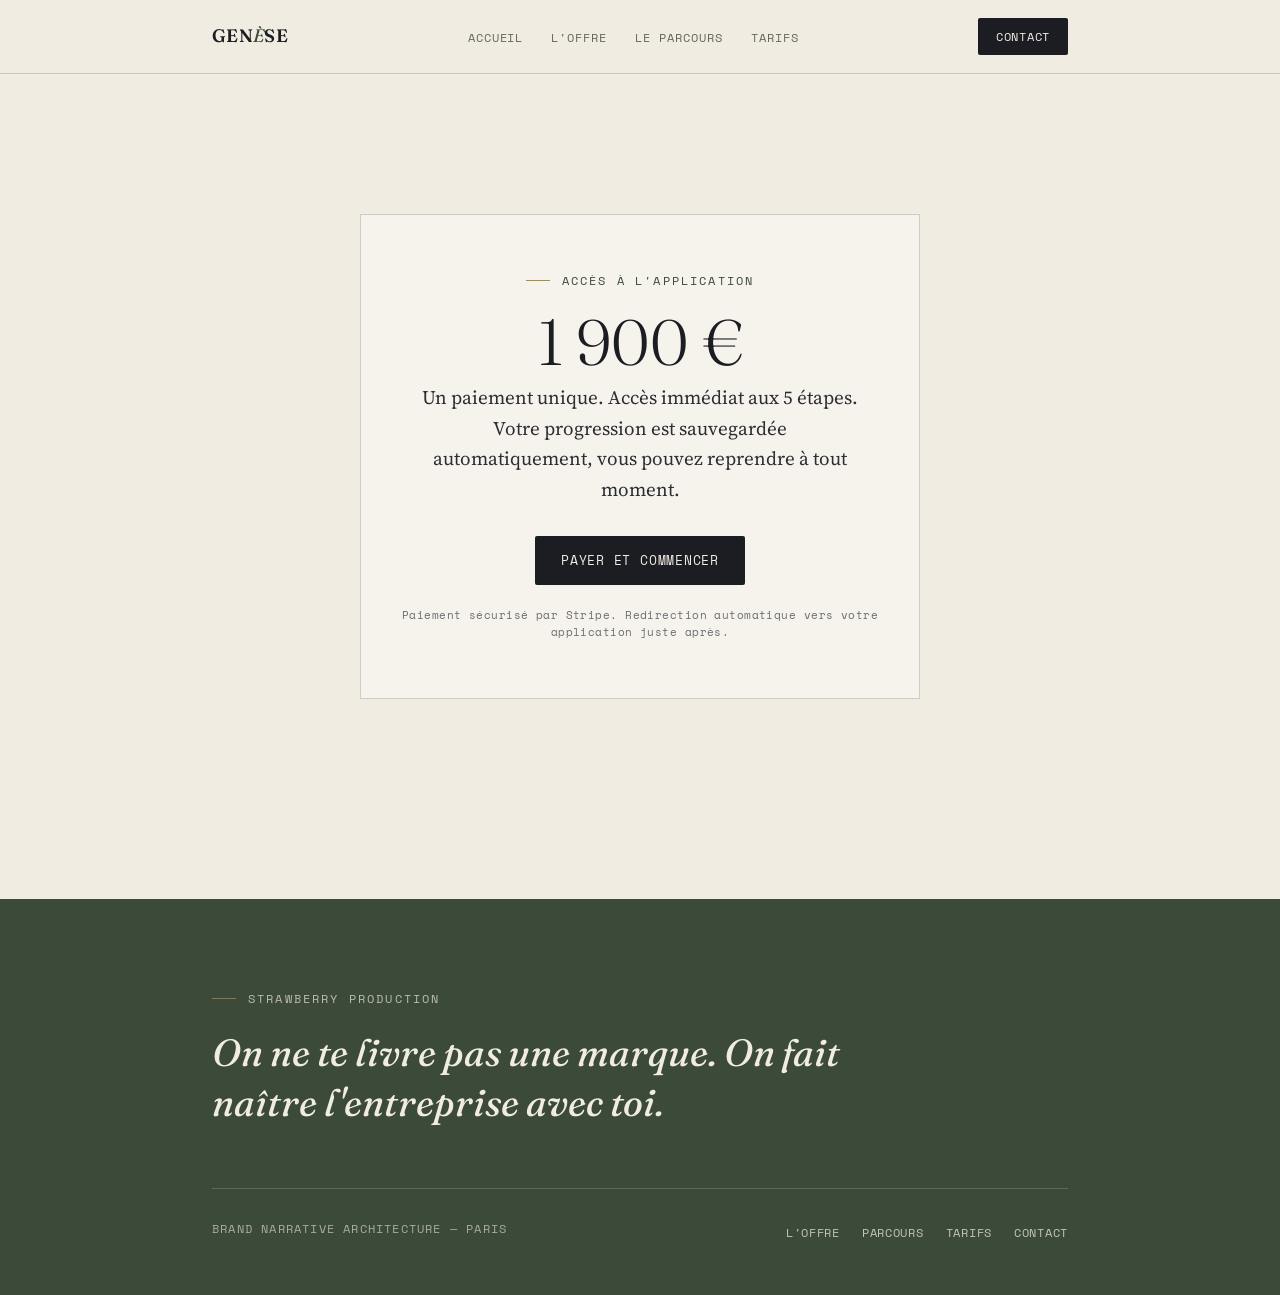
<file: app.html>
<!DOCTYPE html>
<html lang="fr">
<head>
<meta charset="UTF-8">
<meta name="viewport" content="width=device-width, initial-scale=1.0">
<title>Votre parcours — GENÈSE</title>
<meta name="description" content="Votre application GENÈSE : 5 étapes pour transformer votre idée en entreprise prête à être lancée.">
<meta name="robots" content="noindex">
<link rel="preconnect" href="https://fonts.googleapis.com">
<link rel="preconnect" href="https://fonts.gstatic.com" crossorigin>
<link rel="stylesheet" href="https://fonts.googleapis.com/css2?family=Fraunces:ital,opsz,wght@0,9..144,300;0,9..144,440;0,9..144,600;1,9..144,440&family=Source+Serif+4:ital,wght@0,400;0,600;1,400&family=Space+Mono:wght@400;700&display=swap">
<link rel="icon" href="assets/favicon.svg" type="image/svg+xml">
<link rel="stylesheet" href="assets/style.css">
</head>
<body>

<nav class="nav">
  <div class="nav-inner">
    <a href="index.html" class="nav-logo">GEN<em>È</em>SE</a>
    <ul class="nav-links">
      <li><a href="index.html">Accueil</a></li>
      <li><a href="offre.html">L'offre</a></li>
      <li><a href="parcours.html">Le parcours</a></li>
      <li><a href="tarifs.html">Tarifs</a></li>
    </ul>
    <a href="contact.html" class="nav-cta">Contact</a>
  <button class="nav-toggle" aria-label="Menu"><span></span><span></span><span></span></button>
</div>
<div class="nav-mobile"><button class="nav-close" aria-label="Fermer">&times;</button><a href="index.html">Accueil</a><a href="offre.html">L'offre</a><a href="parcours.html">Le parcours</a><a href="tarifs.html">Tarifs</a><a href="contact.html">Contact</a></div>
</nav>

<!-- ÉCRAN 1 — PAYWALL (visible si non débloqué) -->
<div id="paywall-screen" class="app-shell">
  <div class="wrap">
    <div class="paywall">
      <div class="label" style="justify-content:center;">Accès à l'application</div>
      <div class="price"><span id="genese-price">1 900 €</span></div>
      <p class="lead">Un paiement unique. Accès immédiat aux 5 étapes. Votre progression est sauvegardée automatiquement, vous pouvez reprendre à tout moment.</p>
      <a id="pay-btn" href="#" class="btn btn-primary">Payer et commencer</a>
      <div class="fine">Paiement sécurisé par Stripe. Redirection automatique vers votre application juste après.</div>
    </div>
  </div>
</div>

<!-- ÉCRAN 2 — APPLICATION (visible une fois débloqué) -->
<div id="app-screen" class="app-shell" style="display:none;">
  <div class="wrap">
    <header class="page-header" style="padding-top:0;">
      <h1>Votre <em>parcours</em></h1>
      <p>Complétez chaque étape pour débloquer la suivante. Rien n'est perdu — tout se sauvegarde ici, sur cet appareil.</p>
    </header>

    <div class="app-progress">
      <div class="app-progress-bar"><div class="app-progress-fill" id="progress-fill" style="width:0%;"></div></div>
      <div class="app-progress-label"><span id="progress-text">0 / 5 étapes complétées</span><span id="progress-pct">0%</span></div>
    </div>

    <div class="app-steps" id="steps-container"></div>
  </div>
</div>

<footer>
  <div class="wrap">
    <div class="label">Strawberry Production</div>
    <p class="quote">On ne te livre pas une marque. On fait naître l'entreprise avec toi.</p>
    <div class="footer-grid">
      <div class="sign">Brand Narrative Architecture — Paris</div>
      <ul class="footer-nav">
        <li><a href="offre.html">L'offre</a></li>
        <li><a href="parcours.html">Parcours</a></li>
        <li><a href="tarifs.html">Tarifs</a></li>
        <li><a href="contact.html">Contact</a></li>
      </ul>
    </div>
  </div>
</footer>

<script src="assets/config.js"></script>
<script src="assets/nav.js"></script>
<script>
/*
  GENÈSE — Wizard applicatif
  ---------------------------
  MVP sans backend : le déblocage se fait via un paramètre d'URL
  (?unlocked=1) que Stripe renvoie après paiement (configuré dans le
  Payment Link, champ "Redirection après paiement").

  LIMITE CONNUE : sans backend, ce flag est vérifiable côté client
  uniquement — un utilisateur technique pourrait forcer l'accès en
  ajoutant ?unlocked=1 lui-même sans avoir payé. Pour une vraie
  vérification serveur, il faut une fonction Vercel qui valide la
  session Stripe côté serveur avant de poser le flag. Fonctionnel
  tel quel pour lancer et tester la demande ; à durcir avant un
  volume de vente significatif.
*/

const STEPS = [
  {
    id: 'idee',
    title: '1. Clarification de l\'idée',
    hint: 'Affinez l\'offre, le business model, le public cible avant toute chose.',
    placeholder: 'Quel problème résolvez-vous, pour qui, et pourquoi maintenant ?'
  },
  {
    id: 'positionnement',
    title: '2. Validation du positionnement',
    hint: 'Ce que la marque dit, à qui, et pourquoi elle est différente.',
    placeholder: 'En une phrase : qu\'est-ce que votre marque dit que personne d\'autre ne peut dire ?'
  },
  {
    id: 'identite',
    title: '3. Nom et identité',
    hint: 'Naming, ton, univers visuel et verbal cohérents avec le positionnement.',
    placeholder: 'Pistes de nom, ton de voix, références visuelles qui vous parlent...'
  },
  {
    id: 'site',
    title: '4. Site',
    hint: 'La vitrine web alignée avec l\'identité définie à l\'étape précédente.',
    placeholder: 'Pages nécessaires, contenu prioritaire, exemples de sites que vous aimez...'
  },
  {
    id: 'lancement',
    title: '5. Plan de lancement à 90 jours',
    hint: 'Une feuille de route concrète pour les trois premiers mois d\'existence publique.',
    placeholder: 'Vos 3 premières actions, canaux prioritaires, objectif à 90 jours...'
  }
];

const STORAGE_KEY = 'genese_progress';
const UNLOCK_KEY = 'genese_unlocked';

function getProgress() {
  try { return JSON.parse(localStorage.getItem(STORAGE_KEY)) || {}; }
  catch { return {}; }
}
function saveProgress(data) {
  localStorage.setItem(STORAGE_KEY, JSON.stringify(data));
}
function isUnlocked() {
  return localStorage.getItem(UNLOCK_KEY) === '1';
}

// Déblocage via retour de paiement Stripe
const params = new URLSearchParams(window.location.search);
if (params.get('unlocked') === '1') {
  localStorage.setItem(UNLOCK_KEY, '1');
  window.history.replaceState({}, '', 'app.html');
}

document.getElementById('genese-price').textContent = GENESE_CONFIG.PRICE_DISPLAY;
document.getElementById('pay-btn').href = GENESE_CONFIG.STRIPE_PAYMENT_LINK;

function renderApp() {
  const paywall = document.getElementById('paywall-screen');
  const app = document.getElementById('app-screen');

  if (!isUnlocked()) {
    paywall.style.display = 'block';
    app.style.display = 'none';
    return;
  }
  paywall.style.display = 'none';
  app.style.display = 'block';

  const progress = getProgress();
  const container = document.getElementById('steps-container');
  container.innerHTML = '';

  STEPS.forEach((step, i) => {
    const prevDone = i === 0 || !!(progress[STEPS[i - 1].id] && progress[STEPS[i - 1].id].trim().length > 0);
    const done = !!(progress[step.id] && progress[step.id].trim().length > 0);
    const locked = !prevDone && !done;

    const el = document.createElement('div');
    el.className = 'app-step' + (done ? ' done' : '') + (locked ? ' locked' : '');
    el.innerHTML = `
      <div class="app-step-head" data-toggle="${step.id}">
        <div class="app-step-num">${done ? '✓' : (i + 1)}</div>
        <h4>${step.title}</h4>
        <div class="app-step-status">${done ? 'Complété' : (locked ? 'Verrouillé' : 'À faire')}</div>
      </div>
      <div class="app-step-body">
        <p class="hint">${step.hint}</p>
        <textarea data-field="${step.id}" placeholder="${step.placeholder}">${progress[step.id] || ''}</textarea>
        <div class="app-step-actions">
          <button class="btn btn-primary" data-save="${step.id}">Sauvegarder l'étape</button>
          <span class="app-save-note" data-note="${step.id}">Sauvegardé</span>
        </div>
      </div>
    `;
    container.appendChild(el);
  });

  container.querySelectorAll('[data-save]').forEach(btn => {
    btn.addEventListener('click', () => {
      const id = btn.getAttribute('data-save');
      const textarea = container.querySelector(`textarea[data-field="${id}"]`);
      const current = getProgress();
      current[id] = textarea.value;
      saveProgress(current);
      const note = container.querySelector(`[data-note="${id}"]`);
      note.classList.add('show');
      setTimeout(() => note.classList.remove('show'), 2000);
      renderApp();
    });
  });

  container.querySelectorAll('[data-toggle]').forEach(head => {
    head.addEventListener('click', () => {
      const stepEl = head.closest('.app-step');
      if (stepEl.classList.contains('locked')) return;
      stepEl.querySelector('.app-step-body').style.display =
        stepEl.querySelector('.app-step-body').style.display === 'none' ? 'block' : 'none';
    });
  });

  const doneCount = STEPS.filter(s => progress[s.id] && progress[s.id].trim().length > 0).length;
  const pct = Math.round((doneCount / STEPS.length) * 100);
  document.getElementById('progress-fill').style.width = pct + '%';
  document.getElementById('progress-text').textContent = doneCount + ' / ' + STEPS.length + ' étapes complétées';
  document.getElementById('progress-pct').textContent = pct + '%';
}

renderApp();
</script>
</body>
</html>
</file>
<file: assets/style.css>
:root{
  --ink:#1b1d23;
  --bone:#f1ece1;
  --paper:#e9e2d2;
  --moss:#3c4a3a;
  --gold:#b08a3e;
  --rust:#a35a3e;
  --rule: rgba(27,29,35,0.18);
}

*{box-sizing:border-box; margin:0; padding:0;}
html{scroll-behavior:smooth;}

body{
  background:var(--bone);
  color:var(--ink);
  font-family:'Source Serif 4', serif;
  line-height:1.6;
  -webkit-font-smoothing:antialiased;
}

::selection{background:var(--gold); color:var(--bone);}

a{color:inherit;}

.wrap{max-width:920px; margin:0 auto; padding:0 32px;}

/* ---------- NAV ---------- */
.nav{
  position:sticky; top:0; z-index:50;
  background:rgba(241,236,225,0.88);
  backdrop-filter:blur(8px);
  border-bottom:1px solid var(--rule);
}
.nav-inner{
  max-width:920px; margin:0 auto; padding:18px 32px;
  display:flex; align-items:center; justify-content:space-between;
}
.nav-logo{
  font-family:'Fraunces', serif;
  font-weight:600;
  font-size:18px;
  letter-spacing:.02em;
  text-decoration:none;
}
.nav-logo em{font-style:italic; font-weight:440; color:var(--moss);}
.nav-links{
  display:flex; gap:28px;
  list-style:none;
}
.nav-links a{
  font-family:'Space Mono', monospace;
  font-size:12px;
  letter-spacing:.08em;
  text-transform:uppercase;
  text-decoration:none;
  color:var(--ink);
  opacity:.65;
  transition:opacity .2s ease;
  padding-bottom:2px;
  border-bottom:1px solid transparent;
}
.nav-links a:hover, .nav-links a.active{
  opacity:1;
  border-bottom-color:var(--gold);
}
.nav-cta{
  font-family:'Space Mono', monospace;
  font-size:12px;
  letter-spacing:.06em;
  text-transform:uppercase;
  text-decoration:none;
  background:var(--ink);
  color:var(--bone);
  padding:9px 18px;
  border-radius:2px;
  transition:background .2s ease;
}
.nav-cta:hover{background:var(--moss);}
.nav-toggle{
  display:none;
  flex-direction:column; gap:5px;
  background:none; border:none; cursor:pointer; padding:6px;
}
.nav-toggle span{width:22px; height:1px; background:var(--ink); display:block;}
.nav-mobile{
  display:none;
  position:fixed; inset:0; z-index:60;
  background:var(--bone);
  padding:100px 32px 40px;
}
.nav-mobile.open{display:flex; flex-direction:column; gap:0;}
.nav-mobile a{
  font-family:'Fraunces', serif; font-size:32px; font-weight:400;
  text-decoration:none; color:var(--ink);
  padding:20px 0; border-bottom:1px solid var(--rule);
}
.nav-mobile a.active{color:var(--moss); font-style:italic;}
.nav-mobile .nav-close{
  position:absolute; top:24px; right:32px;
  background:none; border:none; font-size:28px; cursor:pointer; color:var(--ink);
}

/* ---------- HERO (page d'accueil) ---------- */
.hero{
  min-height:86vh;
  display:flex;
  flex-direction:column;
  justify-content:center;
  position:relative;
  overflow:hidden;
  border-bottom:1px solid var(--rule);
}
.hero-seed{position:absolute; top:50%; left:50%; width:1px; height:1px; transform:translate(-50%,-50%); pointer-events:none;}
.ring{
  position:absolute; top:0; left:0;
  border:1px solid var(--rule);
  border-radius:50%;
  transform:translate(-50%,-50%);
  animation: grow 2.4s cubic-bezier(.2,.7,.2,1) both;
}
@keyframes grow{
  from{opacity:0; transform:translate(-50%,-50%) scale(.4);}
  to{opacity:1; transform:translate(-50%,-50%) scale(1);}
}
.eyebrow{
  font-family:'Space Mono', monospace;
  font-size:12px; letter-spacing:.18em; text-transform:uppercase;
  color:var(--moss); margin-bottom:28px;
  opacity:0; animation: rise .8s ease forwards .3s;
}
h1.title{
  font-family:'Fraunces', serif;
  font-weight:300;
  font-size:clamp(48px, 10vw, 120px);
  letter-spacing:-0.01em;
  line-height:.94;
  opacity:0; animation: rise 1s cubic-bezier(.2,.8,.2,1) forwards .45s;
}
.title em{font-style:italic; font-weight:440; color:var(--moss);}
.subtitle{
  font-family:'Fraunces', serif;
  font-style:italic; font-weight:300;
  font-size:clamp(19px,2.4vw,26px);
  max-width:600px; margin-top:26px; color:#3a3d44;
  opacity:0; animation: rise .9s ease forwards .65s;
}
.manifesto{
  margin-top:44px;
  font-family:'Fraunces', serif;
  font-size:clamp(21px, 2.2vw, 28px);
  font-weight:600; line-height:1.35; max-width:660px;
  border-left:2px solid var(--gold); padding-left:24px;
  opacity:0; animation: rise .9s ease forwards .9s;
}
.hero-actions{
  margin-top:48px; display:flex; gap:16px; flex-wrap:wrap;
  opacity:0; animation: rise .9s ease forwards 1.1s;
}
@keyframes rise{ from{opacity:0; transform:translateY(18px);} to{opacity:1; transform:translateY(0);} }

/* ---------- BUTTONS ---------- */
.btn{
  display:inline-block;
  font-family:'Space Mono', monospace;
  font-size:13px; letter-spacing:.06em; text-transform:uppercase;
  text-decoration:none;
  padding:14px 26px;
  border-radius:2px;
  transition:all .2s ease;
}
.btn-primary{background:var(--ink); color:var(--bone);}
.btn-primary:hover{background:var(--moss);}
.btn-ghost{border:1px solid var(--ink); color:var(--ink);}
.btn-ghost:hover{background:var(--ink); color:var(--bone);}

/* ---------- SECTIONS ---------- */
section{padding:110px 0; border-bottom:1px solid var(--rule);}
section:last-of-type{border-bottom:none;}
.section-tight{padding:80px 0;}

.label{
  font-family:'Space Mono', monospace;
  font-size:12px; letter-spacing:.18em; text-transform:uppercase;
  color:var(--moss); margin-bottom:20px;
  display:flex; align-items:center; gap:12px;
}
.label::before{content:''; width:24px; height:1px; background:var(--gold);}

h2{
  font-family:'Fraunces', serif;
  font-weight:400;
  font-size:clamp(32px,4vw,50px);
  line-height:1.1; max-width:760px; margin-bottom:32px;
}
h3{font-family:'Fraunces', serif; font-weight:600; font-size:22px;}

p.lead{font-size:19px; max-width:640px; color:#2c2e35;}
.quote{
  font-family:'Fraunces', serif; font-style:italic; font-weight:440;
  font-size:clamp(24px,2.8vw,32px); line-height:1.32; color:var(--moss); max-width:720px;
}

/* ---------- FUSION GRID ---------- */
.fusion{
  display:grid; grid-template-columns:repeat(3,1fr); gap:1px;
  background:var(--rule); margin-top:52px; border:1px solid var(--rule);
}
.fusion-cell{background:var(--bone); padding:30px 26px;}
.fusion-cell .num{font-family:'Space Mono', monospace; font-size:11px; color:var(--gold); letter-spacing:.1em;}
.fusion-cell h3{margin:14px 0 10px;}
.fusion-cell p{font-size:15px; color:#3a3d44;}

/* ---------- TARGET ---------- */
.target{margin-top:44px; display:grid; grid-template-columns:1fr 1fr; gap:36px;}
.target-card{padding:24px 0 0; border-top:1px solid var(--rule);}
.target-card .tag{font-family:'Space Mono', monospace; font-size:11px; letter-spacing:.12em; text-transform:uppercase;}
.target-card.no .tag{color:var(--rust);}
.target-card.yes .tag{color:var(--moss);}
.target-card p{font-size:16px; margin-top:12px;}

/* ---------- PATH / STEPS ---------- */
.path{margin-top:60px; position:relative;}
.path::before{content:''; position:absolute; left:19px; top:8px; bottom:8px; width:1px; background:var(--rule);}
.step{display:grid; grid-template-columns:40px 1fr; gap:24px; padding-bottom:46px; position:relative;}
.step:last-child{padding-bottom:0;}
.step-dot{
  width:40px; height:40px; border-radius:50%;
  border:1px solid var(--ink); background:var(--bone);
  display:flex; align-items:center; justify-content:center;
  font-family:'Space Mono', monospace; font-size:13px; z-index:1;
}
.step-dot.final{background:var(--moss); border-color:var(--moss); color:var(--bone);}
.step-body h4{font-family:'Fraunces', serif; font-weight:600; font-size:21px; margin-bottom:8px;}
.step-body p{font-size:16px; color:#3a3d44; max-width:560px;}
.weeks{margin-top:36px; font-family:'Space Mono', monospace; font-size:13px; color:var(--moss); letter-spacing:.05em;}

/* ---------- PRICE ---------- */
.price-block{margin-top:44px; display:flex; align-items:baseline; gap:20px; flex-wrap:wrap;}
.price{font-family:'Fraunces', serif; font-weight:300; font-size:clamp(56px,8vw,96px); line-height:1; color:var(--ink);}
.price .to{font-style:italic; font-weight:300; color:var(--gold); font-size:.5em; margin:0 .15em;}
.price-note{font-size:16px; max-width:280px; color:#3a3d44; border-left:1px solid var(--rule); padding-left:20px;}
.why-grid{margin-top:50px; display:grid; grid-template-columns:1fr 1fr; gap:30px 46px;}
.why-grid div{border-top:1px solid var(--rule); padding-top:18px;}
.why-grid .n{font-family:'Space Mono', monospace; font-size:11px; color:var(--gold);}
.why-grid p{margin-top:8px; font-size:16px;}

/* ---------- FRICTION ---------- */
.friction-bar{margin-top:50px; display:flex; align-items:center;}
.friction-track{flex:1; height:1px; background:var(--rule); position:relative;}
.friction-fill{position:absolute; left:0; top:-1.5px; height:4px; background:var(--ink); width:92%;}
.friction-labels{display:flex; justify-content:space-between; font-family:'Space Mono', monospace; font-size:11px; letter-spacing:.08em; text-transform:uppercase; color:#6b6d72; margin-top:14px;}

/* ---------- COMPARISON TABLE (tarifs) ---------- */
.compare{margin-top:50px; border-top:1px solid var(--rule);}
.compare-row{
  display:grid; grid-template-columns:1.6fr 1fr 1fr;
  gap:20px; padding:20px 0; border-bottom:1px solid var(--rule);
  align-items:start;
}
.compare-row.head{
  font-family:'Space Mono', monospace; font-size:11px; letter-spacing:.1em; text-transform:uppercase; color:#6b6d72;
}
.compare-row .offer-name{font-family:'Fraunces', serif; font-weight:600; font-size:18px;}
.compare-row .offer-name span{display:block; font-family:'Source Serif 4', serif; font-weight:400; font-size:14px; color:#3a3d44; margin-top:4px;}
.compare-row.highlight{background:rgba(176,138,62,0.08);}
.compare-row .price-mini{font-family:'Space Mono', monospace; font-size:14px;}

/* ---------- FORM (contact) ---------- */
.form{margin-top:48px; max-width:560px;}
.field{margin-bottom:24px;}
.field label{
  display:block; font-family:'Space Mono', monospace; font-size:11px;
  letter-spacing:.1em; text-transform:uppercase; margin-bottom:8px; color:var(--moss);
}
.field input, .field textarea, .field select{
  width:100%; background:transparent; border:none; border-bottom:1px solid var(--rule);
  padding:10px 2px; font-family:'Source Serif 4', serif; font-size:16px; color:var(--ink);
  outline:none; transition:border-color .2s ease;
}
.field input:focus, .field textarea:focus, .field select:focus{border-color:var(--gold);}
.field textarea{resize:vertical; min-height:100px;}
.form .btn-primary{border:none; cursor:pointer;}

/* ---------- FOOTER ---------- */
footer{padding:90px 0 50px; background:var(--moss); color:var(--bone);}
footer .label{color:var(--bone); opacity:.7;}
footer .label::before{background:var(--gold);}
footer .quote{color:var(--bone); font-size:clamp(26px,3.4vw,38px);}
.footer-grid{
  margin-top:60px; display:flex; justify-content:space-between; flex-wrap:wrap; gap:30px;
  border-top:1px solid rgba(241,236,225,0.18); padding-top:30px;
}
footer .sign{font-family:'Space Mono', monospace; font-size:12px; letter-spacing:.1em; opacity:.6; text-transform:uppercase;}
.footer-nav{display:flex; gap:22px; list-style:none;}
.footer-nav a{font-family:'Space Mono', monospace; font-size:12px; text-decoration:none; opacity:.75; letter-spacing:.06em; text-transform:uppercase;}
.footer-nav a:hover{opacity:1;}

/* ---------- PAGE HEADER (sous-pages) ---------- */
.page-header{padding:80px 0 60px; border-bottom:1px solid var(--rule);}
.page-header h1{
  font-family:'Fraunces', serif; font-weight:300;
  font-size:clamp(40px,7vw,80px); letter-spacing:-0.01em; line-height:.98;
}
.page-header h1 em{font-style:italic; font-weight:440; color:var(--moss);}
.page-header p{margin-top:20px; font-family:'Fraunces', serif; font-style:italic; font-size:clamp(17px,2vw,22px); max-width:600px; color:#3a3d44;}

/* ---------- RESPONSIVE ---------- */
@media (max-width:760px){
  .fusion{grid-template-columns:1fr;}
  .target{grid-template-columns:1fr;}
  .why-grid{grid-template-columns:1fr;}
  section{padding:72px 0;}
  .nav-links{display:none;}
  .nav-toggle{display:flex;}
  .compare-row{grid-template-columns:1fr; gap:6px;}
  .compare-row.head{display:none;}
  .footer-grid{flex-direction:column;}
}

@media (prefers-reduced-motion: reduce){
  *{animation:none !important; transition:none !important;}
}

/* ---------- APP / WIZARD (parcours payant) ---------- */
.app-shell{padding:60px 0 120px;}
.app-progress{margin-bottom:56px;}
.app-progress-bar{height:2px; background:var(--rule); position:relative; margin-bottom:14px;}
.app-progress-fill{position:absolute; left:0; top:0; height:2px; background:var(--moss); transition:width .4s ease;}
.app-progress-label{font-family:'Space Mono', monospace; font-size:11px; letter-spacing:.1em; text-transform:uppercase; color:var(--moss); display:flex; justify-content:space-between;}

.app-steps{display:flex; flex-direction:column; gap:1px; background:var(--rule); border:1px solid var(--rule);}
.app-step{background:var(--bone); padding:28px 30px;}
.app-step-head{display:flex; align-items:center; gap:16px; cursor:pointer;}
.app-step-num{
  width:34px; height:34px; border-radius:50%; flex-shrink:0;
  border:1px solid var(--ink); display:flex; align-items:center; justify-content:center;
  font-family:'Space Mono', monospace; font-size:13px; background:var(--bone);
}
.app-step.done .app-step-num{background:var(--moss); border-color:var(--moss); color:var(--bone);}
.app-step.locked .app-step-num{opacity:.35;}
.app-step.locked h4{opacity:.35;}
.app-step.locked .app-step-body{display:none;}
.app-step-head h4{font-family:'Fraunces', serif; font-weight:600; font-size:19px;}
.app-step-status{margin-left:auto; font-family:'Space Mono', monospace; font-size:10px; letter-spacing:.1em; text-transform:uppercase; color:#6b6d72;}
.app-step-body{margin-top:22px; padding-left:50px;}
.app-step-body p.hint{font-size:14px; color:#5a5d63; margin-bottom:16px; max-width:560px;}
.app-step-body textarea{
  width:100%; min-height:140px; background:rgba(255,255,255,0.4);
  border:1px solid var(--rule); border-radius:2px; padding:14px;
  font-family:'Source Serif 4', serif; font-size:15px; color:var(--ink);
  resize:vertical; outline:none;
}
.app-step-body textarea:focus{border-color:var(--gold);}
.app-step-actions{margin-top:16px; display:flex; align-items:center; gap:16px;}
.app-save-note{font-family:'Space Mono', monospace; font-size:11px; color:var(--moss); opacity:0; transition:opacity .3s ease;}
.app-save-note.show{opacity:1;}

.paywall{
  max-width:560px; margin:80px auto; text-align:center;
  padding:56px 40px; border:1px solid var(--rule); background:rgba(255,255,255,.35);
}
.paywall .price{font-size:clamp(44px,7vw,64px); margin-bottom:8px;}
.paywall p.lead{margin:0 auto 32px; max-width:440px; text-align:center;}
.paywall .fine{margin-top:22px; font-family:'Space Mono', monospace; font-size:11px; color:#6b6d72; letter-spacing:.04em;}
</file>
